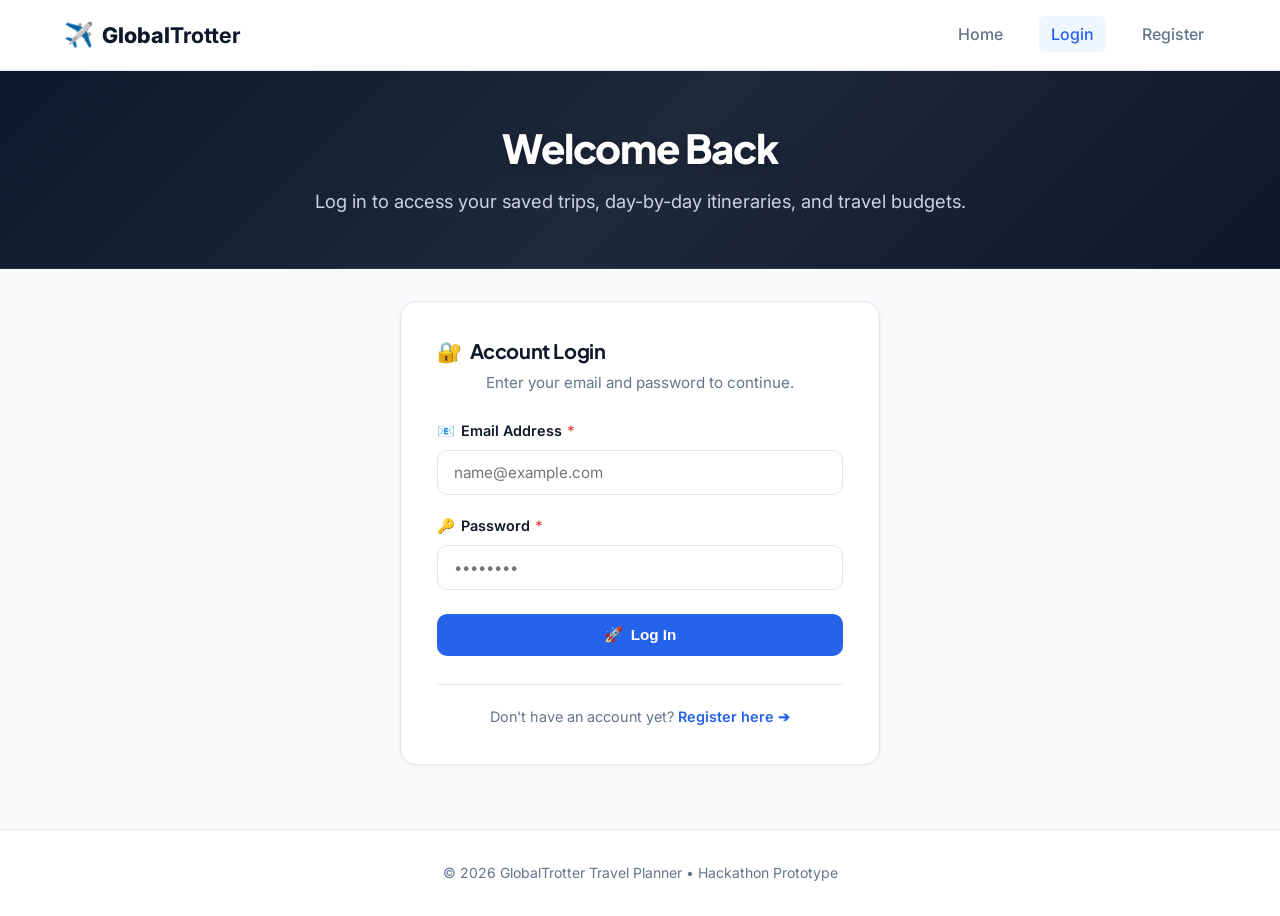
<file: frontend/create-trip.html>
<!DOCTYPE html>
<html lang="en">
<head>
  <meta charset="UTF-8">
  <meta name="viewport" content="width=device-width, initial-scale=1.0">
  <title>Create Trip - GlobalTrotter Travel Planner</title>
  <!-- Google Fonts -->
  <link rel="preconnect" href="https://fonts.googleapis.com">
  <link rel="preconnect" href="https://fonts.gstatic.com" crossorigin>
  <link href="https://fonts.googleapis.com/css2?family=Plus+Jakarta+Sans:wght@400;500;600;700;800&family=Inter:wght@400;500;600;700&display=swap" rel="stylesheet">
  <!-- Stylesheets -->
  <link rel="stylesheet" href="css/style.css">
  <link rel="stylesheet" href="css/responsive.css">
</head>
<body>

  <!-- Site Header & Navigation -->
  <header class="site-header">
    <div class="container navbar">
      <a href="index.html" class="brand-logo">
        <span class="brand-icon">✈️</span>
        <span>Global<strong>Trotter</strong></span>
      </a>

      <button class="nav-toggle" aria-label="Toggle navigation">☰</button>

      <ul class="nav-links">
        <li><a href="index.html" class="nav-link">Home</a></li>
        <li><a href="create-trip.html" class="nav-link active">Plan Trip</a></li>
        <li><a href="itinerary.html" class="nav-link">Itinerary</a></li>
        <li><a href="trips.html" class="nav-link">My Trips</a></li>
        <li><a href="budget.html" class="nav-link">Budget</a></li>
        <li><a href="map.html" class="nav-link">Map</a></li>
      </ul>
    </div>
  </header>

  <!-- Page Hero Header -->
  <section class="page-hero">
    <div class="container">
      <h1>Plan Your Next Adventure</h1>
      <p>Select your starting city and destination to explore curated intermediate stops and build your seamless itinerary.</p>
    </div>
  </section>

  <!-- Main Content -->
  <main class="main-content">
    <div class="container">
      <div class="planner-grid">
        
        <!-- Left Column: Route Planner & Smart Stop Suggestions -->
        <div class="planner-main">
          
          <!-- Route Selection Card -->
          <div class="card route-selector-card">
            <h2 class="section-title">
              <span>📍</span> Configure Your Journey
            </h2>
            <p class="section-subtitle">Set your route and trip schedule to get smart suggestions.</p>

            <form id="routeForm" onsubmit="return false;">
              
              <!-- Trip Title -->
              <div class="form-group">
                <label for="tripTitle" class="form-label">
                  <span>🏷️</span> Trip Title (Optional)
                </label>
                <input type="text" id="tripTitle" class="form-control" placeholder="e.g. Monsoon Roadtrip to Mumbai">
              </div>

              <!-- From / To Cities -->
              <div class="form-row">
                <div class="form-group">
                  <label for="fromCity" class="form-label">
                    <span>🛫</span> From City <span style="color: var(--danger);">*</span>
                  </label>
                  <select id="fromCity" class="form-control" required>
                    <option value="">-- Choose Origin --</option>
                    <option value="Ahmedabad">Ahmedabad</option>
                    <option value="Mumbai">Mumbai</option>
                    <option value="Delhi">Delhi</option>
                    <option value="Jaipur">Jaipur</option>
                    <option value="Bangalore">Bangalore</option>
                    <option value="Chennai">Chennai</option>
                    <option value="Goa">Goa</option>
                    <option value="Pune">Pune</option>
                  </select>
                </div>

                <div class="form-group">
                  <label for="toCity" class="form-label">
                    <span>🛬</span> To City <span style="color: var(--danger);">*</span>
                  </label>
                  <select id="toCity" class="form-control" required>
                    <option value="">-- Choose Destination --</option>
                    <option value="Ahmedabad">Ahmedabad</option>
                    <option value="Mumbai">Mumbai</option>
                    <option value="Delhi">Delhi</option>
                    <option value="Jaipur">Jaipur</option>
                    <option value="Bangalore">Bangalore</option>
                    <option value="Chennai">Chennai</option>
                    <option value="Goa">Goa</option>
                    <option value="Pune">Pune</option>
                  </select>
                </div>
              </div>

              <!-- Dates & Budget -->
              <div class="form-row">
                <div class="form-group">
                  <label for="startDate" class="form-label">
                    <span>📅</span> Start Date
                  </label>
                  <input type="date" id="startDate" class="form-control">
                </div>

                <div class="form-group">
                  <label for="endDate" class="form-label">
                    <span>📅</span> End Date
                  </label>
                  <input type="date" id="endDate" class="form-control">
                </div>

                <div class="form-group">
                  <label for="tripBudget" class="form-label">
                    <span>💰</span> Budget (₹)
                  </label>
                  <input type="number" id="tripBudget" class="form-control" placeholder="e.g. 20000" min="0">
                </div>
              </div>

              <!-- Action Button -->
              <div style="margin-top: 0.5rem;">
                <button type="button" id="findStopsBtn" class="btn btn-primary" style="width: 100%;">
                  <span>🔍</span> Find Smart Stops
                </button>
              </div>

            </form>

            <!-- Quick Route Presets -->
            <div class="quick-routes">
              <span class="quick-routes-label">Popular routes:</span>
              <div class="quick-routes-list">
                <button type="button" class="route-chip" data-from="Ahmedabad" data-to="Mumbai">Ahmedabad ➔ Mumbai</button>
                <button type="button" class="route-chip" data-from="Delhi" data-to="Jaipur">Delhi ➔ Jaipur</button>
                <button type="button" class="route-chip" data-from="Mumbai" data-to="Goa">Mumbai ➔ Goa</button>
                <button type="button" class="route-chip" data-from="Bangalore" data-to="Chennai">Bangalore ➔ Chennai</button>
              </div>
            </div>

            <!-- Alerts Container -->
            <div id="alertContainer" style="margin-top: 1rem;"></div>

          </div>

          <!-- Smart Stop Suggestions Section -->
          <section id="smartStopsSection" class="smart-stops-section">
            
            <div class="smart-stops-header">
              <div>
                <h2>
                  <span class="sparkle-icon">✨</span> Smart Stops For You
                </h2>
                <p class="section-subtitle" style="margin-bottom: 0;">Discover interesting intermediate places along your travel route.</p>
              </div>
              <span id="activeRouteBadge" class="route-indicator-badge">Configure Route</span>
            </div>

            <!-- Dynamic Suggestions Container (Cards / Loading / Empty) -->
            <div id="suggestionsContainer">
              <!-- Rendered via create-trip.js -->
            </div>

          </section>

        </div>

        <!-- Right Column: Live Route Timeline & Added Stops -->
        <aside class="planner-sidebar">
          <div class="card itinerary-summary-card">
            <h2 class="section-title">
              <span>🗺️</span> Your Route
            </h2>
            <p class="section-subtitle">Selected stops and destinations</p>

            <div id="timelineEmpty" class="timeline-empty">
              Select a route to begin building your trip timeline.
            </div>

            <ul class="timeline-list">
              <!-- Origin -->
              <li id="timelineOrigin" class="timeline-item" style="display: none;">
                <div class="timeline-dot origin"></div>
                <div class="timeline-content">
                  <div>
                    <div class="timeline-name">Origin</div>
                    <div class="timeline-type">Departure City</div>
                  </div>
                </div>
              </li>

              <!-- Intermediate Stops Container -->
              <div id="timelineStopsList"></div>

              <!-- Destination -->
              <li id="timelineDestination" class="timeline-item" style="display: none;">
                <div class="timeline-dot destination"></div>
                <div class="timeline-content">
                  <div>
                    <div class="timeline-name">Destination</div>
                    <div class="timeline-type">Final Destination</div>
                  </div>
                </div>
              </li>
            </ul>

            <div style="margin-top: 1.5rem; padding-top: 1rem; border-top: 1px solid var(--border-color); display: flex; flex-direction: column; gap: 0.75rem;">
              <button type="button" id="saveTripBtn" class="btn btn-primary" style="width: 100%;">
                <span>💾</span> Save Trip & View Itinerary
              </button>
            </div>

          </div>
        </aside>

      </div>
    </div>
  </main>

  <!-- Site Footer -->
  <footer class="site-footer">
    <div class="container">
      <p>&copy; 2026 GlobalTrotter Travel Planner • Hackathon Prototype</p>
    </div>
  </footer>

  <!-- Vanilla JavaScript Files -->
  <script src="js/api.js"></script>
  <script src="js/app.js"></script>
  <script src="js/create-trip.js"></script>
</body>
</html>
</file>
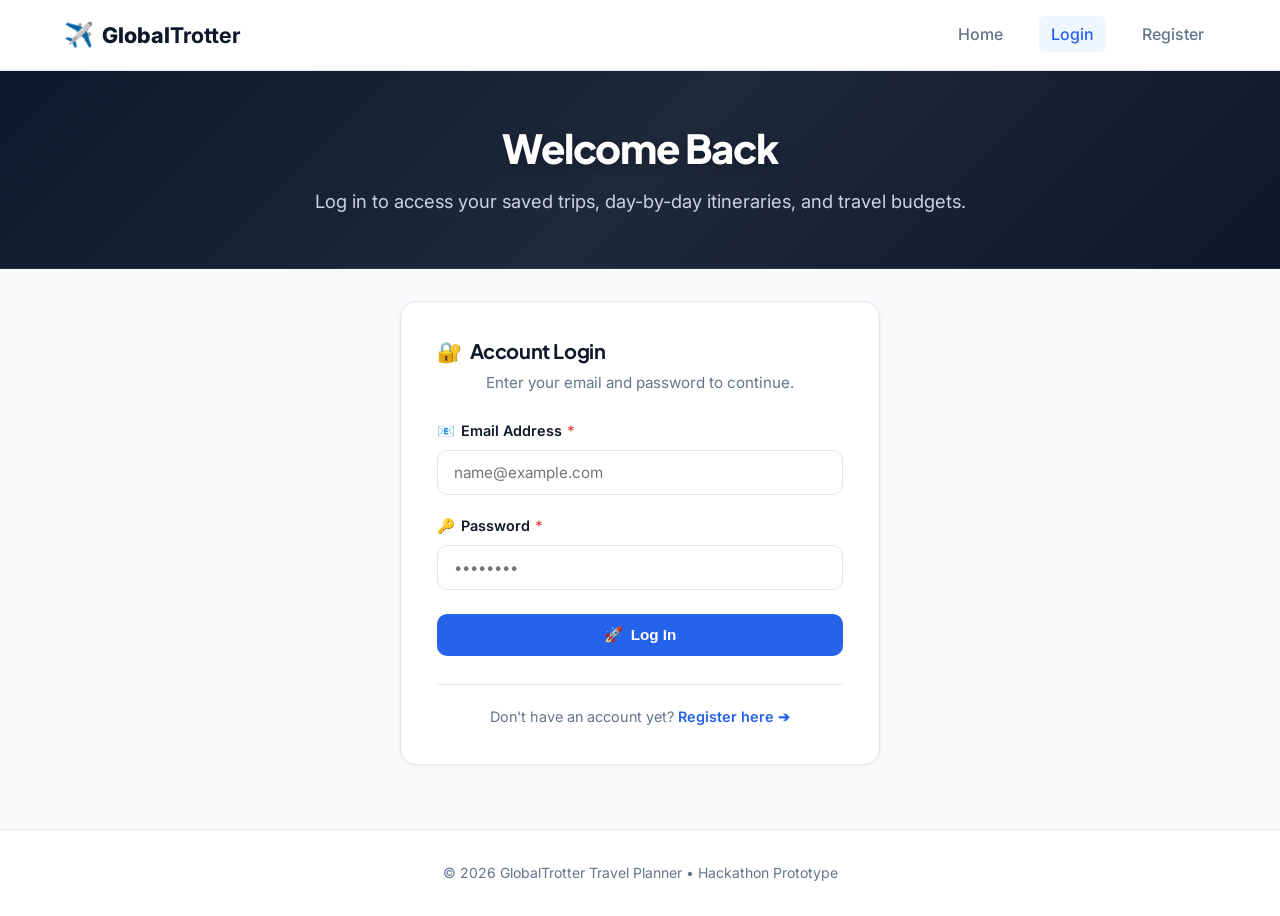
<file: frontend/login.html>
<!DOCTYPE html>
<html lang="en">
<head>
  <meta charset="UTF-8">
  <meta name="viewport" content="width=device-width, initial-scale=1.0">
  <title>Login - GlobalTrotter</title>
  <!-- Google Fonts -->
  <link rel="preconnect" href="https://fonts.googleapis.com">
  <link rel="preconnect" href="https://fonts.gstatic.com" crossorigin>
  <link href="https://fonts.googleapis.com/css2?family=Plus+Jakarta+Sans:wght@400;500;600;700;800&family=Inter:wght@400;500;600;700&display=swap" rel="stylesheet">
  <link rel="stylesheet" href="css/style.css">
  <link rel="stylesheet" href="css/responsive.css">
</head>
<body>

  <!-- Site Header -->
  <header class="site-header">
    <div class="container navbar">
      <a href="index.html" class="brand-logo">
        <span class="brand-icon">✈️</span>
        <span>Global<strong>Trotter</strong></span>
      </a>

      <button class="nav-toggle" aria-label="Toggle navigation">☰</button>

      <ul class="nav-links">
        <li><a href="index.html" class="nav-link">Home</a></li>
        <li><a href="login.html" class="nav-link active">Login</a></li>
        <li><a href="register.html" class="nav-link">Register</a></li>
      </ul>
    </div>
  </header>

  <!-- Page Hero -->
  <section class="page-hero">
    <div class="container">
      <h1>Welcome Back</h1>
      <p>Log in to access your saved trips, day-by-day itineraries, and travel budgets.</p>
    </div>
  </section>

  <!-- Main Content -->
  <main class="main-content">
    <div class="container">
      <div class="card" style="max-width: 480px; margin: 0 auto; padding: 2.25rem;">
        
        <h2 class="section-title" style="margin-bottom: 0.5rem; text-align: center;">
          <span>🔐</span> Account Login
        </h2>
        <p class="section-subtitle" style="text-align: center; margin-bottom: 1.5rem;">
          Enter your email and password to continue.
        </p>

        <div id="alertContainer"></div>

        <form id="loginForm">
          <div class="form-group">
            <label for="loginEmail" class="form-label">
              <span>📧</span> Email Address <span style="color: var(--danger);">*</span>
            </label>
            <input type="email" id="loginEmail" class="form-control" placeholder="name@example.com" required autocomplete="email">
          </div>

          <div class="form-group">
            <label for="loginPassword" class="form-label">
              <span>🔑</span> Password <span style="color: var(--danger);">*</span>
            </label>
            <input type="password" id="loginPassword" class="form-control" placeholder="••••••••" required autocomplete="current-password">
          </div>

          <div style="margin-top: 1.5rem;">
            <button type="submit" id="loginSubmitBtn" class="btn btn-primary" style="width: 100%;">
              <span>🚀</span> Log In
            </button>
          </div>
        </form>

        <div style="margin-top: 1.75rem; text-align: center; font-size: 0.9rem; color: var(--text-muted); border-top: 1px solid var(--border-color); padding-top: 1.25rem;">
          Don't have an account yet? <a href="register.html" style="font-weight: 600;">Register here ➔</a>
        </div>

      </div>
    </div>
  </main>

  <!-- Footer -->
  <footer class="site-footer">
    <div class="container">
      <p>&copy; 2026 GlobalTrotter Travel Planner • Hackathon Prototype</p>
    </div>
  </footer>

  <script src="js/api.js"></script>
  <script src="js/app.js"></script>
  <script>
    document.addEventListener('DOMContentLoaded', () => {
      // If already logged in, redirect to dashboard
      const currentUser = API.getCurrentUser();
      if (currentUser && currentUser.id) {
        window.location.href = 'trips.html';
        return;
      }

      const form = document.getElementById('loginForm');
      const emailInput = document.getElementById('loginEmail');
      const passwordInput = document.getElementById('loginPassword');
      const submitBtn = document.getElementById('loginSubmitBtn');
      const alertContainer = document.getElementById('alertContainer');

      form.addEventListener('submit', async (e) => {
        e.preventDefault();
        alertContainer.innerHTML = '';

        const email = emailInput.value.trim();
        const password = passwordInput.value;

        if (!email || !password) {
          showAlert('Please enter both your email address and password.', 'warning');
          return;
        }

        submitBtn.disabled = true;
        submitBtn.innerHTML = '<span>⏳</span> Logging in...';

        try {
          const res = await API.login({ email, password });
          showAlert('Login successful! Redirecting...', 'success');
          setTimeout(() => {
            window.location.href = 'trips.html';
          }, 800);
        } catch (err) {
          showAlert(err.message || 'Invalid email or password. Please try again.', 'danger');
          submitBtn.disabled = false;
          submitBtn.innerHTML = '<span>🚀</span> Log In';
        }
      });

      function showAlert(msg, type = 'danger') {
        alertContainer.innerHTML = `
          <div class="alert alert-${type}" style="margin-bottom: 1.25rem;">
            <span>${type === 'success' ? '✓' : '⚠️'}</span>
            <div>${escapeHtml(msg)}</div>
          </div>
        `;
      }

      function escapeHtml(str) {
        if (!str) return '';
        return String(str).replace(/[&<>"']/g, match => ({
          '&': '&amp;',
          '<': '&lt;',
          '>': '&gt;',
          '"': '&quot;',
          "'": '&#39;'
        }[match]));
      }
    });
  </script>
</body>
</html>
</file>
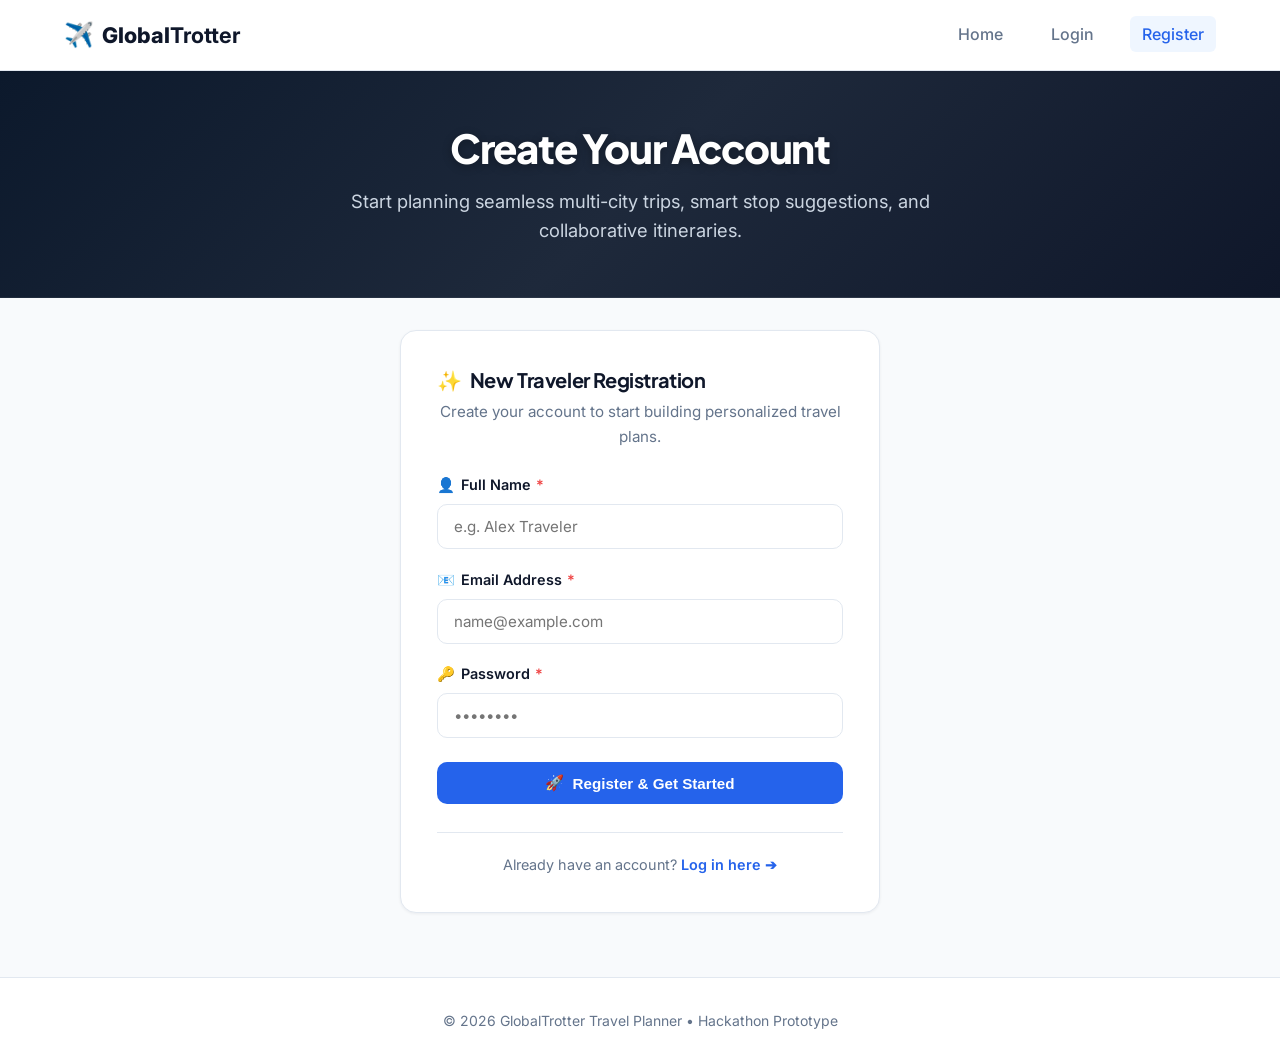
<file: frontend/register.html>
<!DOCTYPE html>
<html lang="en">
<head>
  <meta charset="UTF-8">
  <meta name="viewport" content="width=device-width, initial-scale=1.0">
  <title>Register - GlobalTrotter</title>
  <!-- Google Fonts -->
  <link rel="preconnect" href="https://fonts.googleapis.com">
  <link rel="preconnect" href="https://fonts.gstatic.com" crossorigin>
  <link href="https://fonts.googleapis.com/css2?family=Plus+Jakarta+Sans:wght@400;500;600;700;800&family=Inter:wght@400;500;600;700&display=swap" rel="stylesheet">
  <link rel="stylesheet" href="css/style.css">
  <link rel="stylesheet" href="css/responsive.css">
</head>
<body>

  <!-- Site Header -->
  <header class="site-header">
    <div class="container navbar">
      <a href="index.html" class="brand-logo">
        <span class="brand-icon">✈️</span>
        <span>Global<strong>Trotter</strong></span>
      </a>

      <button class="nav-toggle" aria-label="Toggle navigation">☰</button>

      <ul class="nav-links">
        <li><a href="index.html" class="nav-link">Home</a></li>
        <li><a href="login.html" class="nav-link">Login</a></li>
        <li><a href="register.html" class="nav-link active">Register</a></li>
      </ul>
    </div>
  </header>

  <!-- Page Hero -->
  <section class="page-hero">
    <div class="container">
      <h1>Create Your Account</h1>
      <p>Start planning seamless multi-city trips, smart stop suggestions, and collaborative itineraries.</p>
    </div>
  </section>

  <!-- Main Content -->
  <main class="main-content">
    <div class="container">
      <div class="card" style="max-width: 480px; margin: 0 auto; padding: 2.25rem;">
        
        <h2 class="section-title" style="margin-bottom: 0.5rem; text-align: center;">
          <span>✨</span> New Traveler Registration
        </h2>
        <p class="section-subtitle" style="text-align: center; margin-bottom: 1.5rem;">
          Create your account to start building personalized travel plans.
        </p>

        <div id="alertContainer"></div>

        <form id="registerForm">
          <div class="form-group">
            <label for="regName" class="form-label">
              <span>👤</span> Full Name <span style="color: var(--danger);">*</span>
            </label>
            <input type="text" id="regName" class="form-control" placeholder="e.g. Alex Traveler" required autocomplete="name">
          </div>

          <div class="form-group">
            <label for="regEmail" class="form-label">
              <span>📧</span> Email Address <span style="color: var(--danger);">*</span>
            </label>
            <input type="email" id="regEmail" class="form-control" placeholder="name@example.com" required autocomplete="email">
          </div>

          <div class="form-group">
            <label for="regPassword" class="form-label">
              <span>🔑</span> Password <span style="color: var(--danger);">*</span>
            </label>
            <input type="password" id="regPassword" class="form-control" placeholder="••••••••" required autocomplete="new-password" minlength="4">
          </div>

          <div style="margin-top: 1.5rem;">
            <button type="submit" id="regSubmitBtn" class="btn btn-primary" style="width: 100%;">
              <span>🚀</span> Register & Get Started
            </button>
          </div>
        </form>

        <div style="margin-top: 1.75rem; text-align: center; font-size: 0.9rem; color: var(--text-muted); border-top: 1px solid var(--border-color); padding-top: 1.25rem;">
          Already have an account? <a href="login.html" style="font-weight: 600;">Log in here ➔</a>
        </div>

      </div>
    </div>
  </main>

  <!-- Footer -->
  <footer class="site-footer">
    <div class="container">
      <p>&copy; 2026 GlobalTrotter Travel Planner • Hackathon Prototype</p>
    </div>
  </footer>

  <script src="js/api.js"></script>
  <script src="js/app.js"></script>
  <script>
    document.addEventListener('DOMContentLoaded', () => {
      // If already logged in, redirect to dashboard
      const currentUser = API.getCurrentUser();
      if (currentUser && currentUser.id) {
        window.location.href = 'trips.html';
        return;
      }

      const form = document.getElementById('registerForm');
      const nameInput = document.getElementById('regName');
      const emailInput = document.getElementById('regEmail');
      const passwordInput = document.getElementById('regPassword');
      const submitBtn = document.getElementById('regSubmitBtn');
      const alertContainer = document.getElementById('alertContainer');

      form.addEventListener('submit', async (e) => {
        e.preventDefault();
        alertContainer.innerHTML = '';

        const name = nameInput.value.trim();
        const email = emailInput.value.trim();
        const password = passwordInput.value;

        if (!name || !email || !password) {
          showAlert('Please fill in all required fields.', 'warning');
          return;
        }

        submitBtn.disabled = true;
        submitBtn.innerHTML = '<span>⏳</span> Creating Account...';

        try {
          const res = await API.register({ name, email, password });
          showAlert('Account registered successfully! Redirecting...', 'success');
          setTimeout(() => {
            window.location.href = 'trips.html';
          }, 800);
        } catch (err) {
          showAlert(err.message || 'Registration failed. Please try again.', 'danger');
          submitBtn.disabled = false;
          submitBtn.innerHTML = '<span>🚀</span> Register & Get Started';
        }
      });

      function showAlert(msg, type = 'danger') {
        alertContainer.innerHTML = `
          <div class="alert alert-${type}" style="margin-bottom: 1.25rem;">
            <span>${type === 'success' ? '✓' : '⚠️'}</span>
            <div>${escapeHtml(msg)}</div>
          </div>
        `;
      }

      function escapeHtml(str) {
        if (!str) return '';
        return String(str).replace(/[&<>"']/g, match => ({
          '&': '&amp;',
          '<': '&lt;',
          '>': '&gt;',
          '"': '&quot;',
          "'": '&#39;'
        }[match]));
      }
    });
  </script>
</body>
</html>
</file>
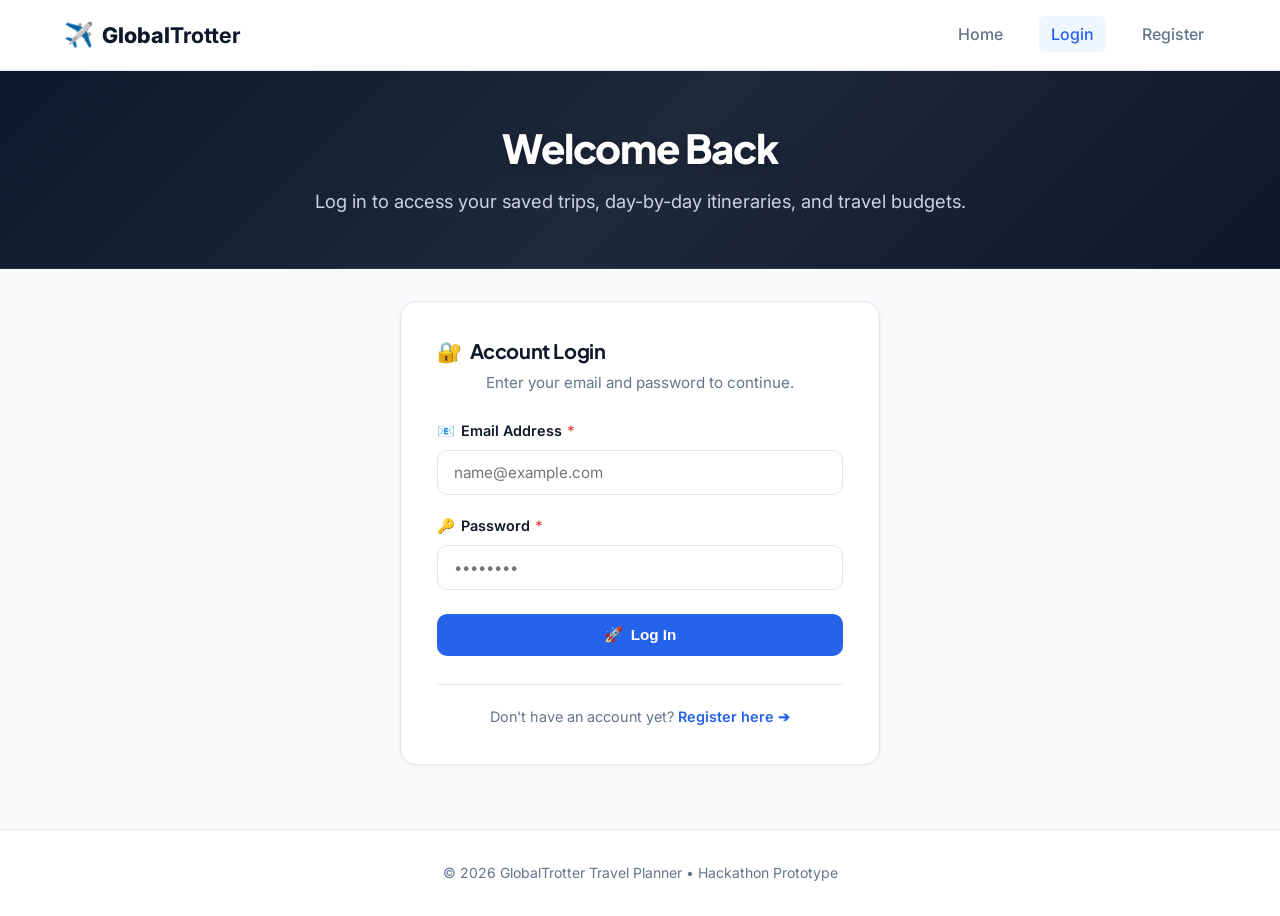
<file: frontend/trips.html>
<!DOCTYPE html>
<html lang="en">
<head>
  <meta charset="UTF-8">
  <meta name="viewport" content="width=device-width, initial-scale=1.0">
  <title>My Trips - GlobalTrotter</title>
  <!-- Google Fonts -->
  <link rel="preconnect" href="https://fonts.googleapis.com">
  <link rel="preconnect" href="https://fonts.gstatic.com" crossorigin>
  <link href="https://fonts.googleapis.com/css2?family=Plus+Jakarta+Sans:wght@400;500;600;700;800&family=Inter:wght@400;500;600;700&display=swap" rel="stylesheet">
  <link rel="stylesheet" href="css/style.css">
  <link rel="stylesheet" href="css/responsive.css">
</head>
<body>

  <!-- Site Header -->
  <header class="site-header">
    <div class="container navbar">
      <a href="index.html" class="brand-logo">
        <span class="brand-icon">✈️</span>
        <span>Global<strong>Trotter</strong></span>
      </a>

      <button class="nav-toggle" aria-label="Toggle navigation">☰</button>

      <ul class="nav-links">
        <li><a href="index.html" class="nav-link">Home</a></li>
        <li><a href="create-trip.html" class="nav-link">Plan Trip</a></li>
        <li><a href="itinerary.html" class="nav-link">Itinerary</a></li>
        <li><a href="trips.html" class="nav-link active">My Trips</a></li>
        <li><a href="budget.html" class="nav-link">Budget</a></li>
        <li><a href="map.html" class="nav-link">Map</a></li>
      </ul>
    </div>
  </header>

  <section class="page-hero">
    <div class="container">
      <h1>Your Saved Trips</h1>
      <p>Manage and revisit your multi-city journeys and itineraries.</p>
    </div>
  </section>

  <main class="main-content">
    <div class="container">
      <div id="tripsContainer">
        <!-- Rendered dynamically via js/trips.js -->
      </div>
    </div>
  </main>

  <footer class="site-footer">
    <div class="container">
      <p>&copy; 2026 GlobalTrotter Travel Planner • Hackathon Prototype</p>
    </div>
  </footer>

  <script src="js/api.js"></script>
  <script src="js/app.js"></script>
  <script src="js/trips.js"></script>
</body>
</html>
</file>
<file: frontend/css/style.css>
/* ==========================================================================
   GlobalTrotter Travel Planner - Main Stylesheet
   ========================================================================== */

@import url('https://fonts.googleapis.com/css2?family=Plus+Jakarta+Sans:wght@400;500;600;700;800&family=Inter:wght@400;500;600;700&display=swap');

:root {
  --primary: #2563eb;
  --primary-hover: #1d4ed8;
  --primary-light: #eff6ff;
  --primary-focus: rgba(37, 99, 235, 0.2);
  --primary-gradient: linear-gradient(135deg, #2563eb 0%, #1d4ed8 100%);
  
  --accent: #f97316;
  --accent-hover: #ea580c;
  --accent-light: #fff7ed;
  --accent-gradient: linear-gradient(135deg, #f97316 0%, #ea580c 100%);
  
  --success: #10b981;
  --success-hover: #059669;
  --success-light: #ecfdf5;
  --danger: #ef4444;
  --danger-light: #fef2f2;
  --warning: #d97706;
  --warning-light: #fffbeb;
  
  --bg-body: #f8fafc;
  --bg-surface: #ffffff;
  --bg-surface-alt: #f1f5f9;
  
  --text-main: #0f172a;
  --text-muted: #64748b;
  --text-light: #94a3b8;
  --text-inverse: #ffffff;
  
  --border-color: #e2e8f0;
  --border-focus: #93c5fd;
  
  --radius-sm: 6px;
  --radius-md: 10px;
  --radius-lg: 16px;
  --radius-full: 9999px;
  
  --shadow-sm: 0 1px 3px 0 rgba(15, 23, 42, 0.06);
  --shadow-md: 0 4px 6px -1px rgba(15, 23, 42, 0.08), 0 2px 4px -2px rgba(15, 23, 42, 0.04);
  --shadow-lg: 0 10px 15px -3px rgba(15, 23, 42, 0.08), 0 4px 6px -4px rgba(15, 23, 42, 0.03);
  --shadow-hover: 0 16px 24px -4px rgba(37, 99, 235, 0.12), 0 6px 12px -4px rgba(15, 23, 42, 0.06);
  
  --font-heading: 'Plus Jakarta Sans', -apple-system, BlinkMacSystemFont, "Segoe UI", Roboto, sans-serif;
  --font-body: 'Inter', -apple-system, BlinkMacSystemFont, "Segoe UI", Roboto, sans-serif;
  
  --transition: all 0.25s cubic-bezier(0.4, 0, 0.2, 1);
}

/* Reset & Base Setup */
*, *::before, *::after {
  box-sizing: border-box;
  margin: 0;
  padding: 0;
}

body {
  font-family: var(--font-body);
  background-color: var(--bg-body);
  color: var(--text-main);
  line-height: 1.6;
  min-height: 100vh;
  display: flex;
  flex-direction: column;
  -webkit-font-smoothing: antialiased;
  -moz-osx-font-smoothing: grayscale;
}

/* Typography */
h1, h2, h3, h4, h5, h6 {
  font-family: var(--font-heading);
  color: var(--text-main);
  font-weight: 700;
  line-height: 1.25;
  letter-spacing: -0.02em;
}

a {
  color: var(--primary);
  text-decoration: none;
  transition: var(--transition);
}

a:hover {
  color: var(--primary-hover);
}

/* Container */
.container {
  width: 100%;
  max-width: 1200px;
  margin: 0 auto;
  padding: 0 1.5rem;
}

/* Header & Navbar */
.site-header {
  background: var(--bg-surface);
  border-bottom: 1px solid var(--border-color);
  position: sticky;
  top: 0;
  z-index: 50;
  box-shadow: var(--shadow-sm);
}

.navbar {
  display: flex;
  justify-content: space-between;
  align-items: center;
  height: 70px;
}

.brand-logo {
  display: flex;
  align-items: center;
  gap: 0.5rem;
  font-size: 1.35rem;
  font-weight: 800;
  color: var(--primary);
}

.brand-logo span {
  color: var(--text-main);
}

.brand-icon {
  font-size: 1.5rem;
}

.nav-links {
  display: flex;
  align-items: center;
  gap: 1.5rem;
  list-style: none;
}

.nav-link {
  font-weight: 500;
  color: var(--text-muted);
  padding: 0.5rem 0.75rem;
  border-radius: var(--radius-sm);
}

.nav-link:hover, .nav-link.active {
  color: var(--primary);
  background: var(--primary-light);
}

.nav-toggle {
  display: none;
  background: none;
  border: none;
  font-size: 1.5rem;
  cursor: pointer;
  color: var(--text-main);
}

/* Page Header / Hero */
.page-hero {
  background: linear-gradient(135deg, #0c192c 0%, #1e293b 50%, #0f172a 100%);
  color: var(--text-inverse);
  padding: 3.25rem 0;
  text-align: center;
  margin-bottom: 2rem;
  position: relative;
  border-bottom: 1px solid rgba(255, 255, 255, 0.08);
}

.home-hero {
  background: linear-gradient(180deg, rgba(12, 25, 44, 0.72) 0%, rgba(15, 23, 42, 0.88) 100%),
              url('https://images.unsplash.com/photo-1488646953014-85cb44e25828?auto=format&fit=crop&w=1920&q=80') center/cover no-repeat;
  color: var(--text-inverse);
  padding: 5.5rem 0 4.75rem;
  text-align: center;
  position: relative;
  box-shadow: inset 0 -20px 30px -10px rgba(0, 0, 0, 0.5);
  margin-bottom: 2.5rem;
}

.hero-badge {
  display: inline-flex;
  align-items: center;
  gap: 0.5rem;
  background: rgba(255, 255, 255, 0.12);
  backdrop-filter: blur(10px);
  border: 1px solid rgba(255, 255, 255, 0.25);
  color: #f1f5f9;
  padding: 0.4rem 1.1rem;
  border-radius: var(--radius-full);
  font-size: 0.875rem;
  font-weight: 600;
  margin-bottom: 1.25rem;
  box-shadow: 0 4px 12px rgba(0, 0, 0, 0.15);
}

.page-hero h1 {
  color: var(--text-inverse);
  font-size: 2.5rem;
  margin-bottom: 0.85rem;
  font-weight: 800;
  letter-spacing: -0.03em;
  text-shadow: 0 2px 10px rgba(0, 0, 0, 0.3);
}

.home-hero h1 {
  color: #38BDF8;
  font-size: 3rem;
  max-width: 850px;
  margin: 0 auto 1.15rem;
}

.page-hero p {
  color: #cbd5e1;
  font-size: 1.15rem;
  max-width: 680px;
  margin: 0 auto;
  line-height: 1.6;
}

/* Read-Only Banner for Viewers */
.read-only-banner {
  background: var(--primary-light);
  border: 1px solid #bfdbfe;
  color: #1e40af;
  padding: 0.75rem 1.25rem;
  border-radius: var(--radius-md);
  margin-bottom: 1.5rem;
  display: flex;
  align-items: center;
  gap: 0.5rem;
  font-size: 0.9rem;
  font-weight: 600;
}

/* Main Content Layout */
.main-content {
  flex: 1;
  padding-bottom: 4rem;
}

.planner-grid {
  display: grid;
  grid-template-columns: 1fr 340px;
  gap: 2rem;
  align-items: start;
}

/* Card Wrapper */
.card {
  background: var(--bg-surface);
  border: 1px solid var(--border-color);
  border-radius: var(--radius-lg);
  padding: 1.75rem;
  box-shadow: var(--shadow-sm);
  transition: var(--transition);
}

.card:hover {
  box-shadow: var(--shadow-md);
  border-color: #cbd5e1;
}

/* Destination Photo Cards Grid */
.destinations-grid {
  display: grid;
  grid-template-columns: repeat(auto-fit, minmax(300px, 1fr));
  gap: 1.5rem;
  margin-bottom: 3rem;
}

.destination-card {
  background: var(--bg-surface);
  border: 1px solid var(--border-color);
  border-radius: var(--radius-lg);
  overflow: hidden;
  box-shadow: var(--shadow-sm);
  transition: var(--transition);
  display: flex;
  flex-direction: column;
}

.destination-card:hover {
  transform: translateY(-5px);
  box-shadow: var(--shadow-hover);
  border-color: #cbd5e1;
}

.destination-photo-wrapper {
  position: relative;
  width: 100%;
  height: 190px;
  overflow: hidden;
  background: var(--bg-surface-alt);
}

.destination-photo {
  width: 100%;
  height: 100%;
  object-fit: cover;
  display: block;
  transition: transform 0.5s cubic-bezier(0.4, 0, 0.2, 1);
}

.destination-card:hover .destination-photo {
  transform: scale(1.07);
}

.dest-badge {
  position: absolute;
  top: 12px;
  right: 12px;
  background: rgba(15, 23, 42, 0.8);
  backdrop-filter: blur(8px);
  color: #ffffff;
  font-size: 0.75rem;
  font-weight: 700;
  padding: 0.3rem 0.75rem;
  border-radius: var(--radius-full);
  border: 1px solid rgba(255, 255, 255, 0.2);
  letter-spacing: 0.02em;
}

.dest-info {
  padding: 1.35rem;
  display: flex;
  flex-direction: column;
  flex: 1;
  justify-content: space-between;
  gap: 0.75rem;
}

.dest-title-row {
  display: flex;
  justify-content: space-between;
  align-items: baseline;
}

.dest-title {
  font-size: 1.25rem;
  font-weight: 700;
  color: var(--text-main);
}

.dest-tagline {
  color: var(--text-muted);
  font-size: 0.875rem;
  line-height: 1.45;
}

.dest-attractions {
  display: flex;
  flex-wrap: wrap;
  gap: 0.35rem;
}

.dest-pill {
  background: var(--bg-surface-alt);
  border: 1px solid var(--border-color);
  color: var(--text-muted);
  font-size: 0.75rem;
  font-weight: 500;
  padding: 0.2rem 0.5rem;
  border-radius: var(--radius-sm);
}

/* Trip Card Banner Image */
.trip-card-banner {
  width: 100%;
  height: 135px;
  object-fit: cover;
  display: block;
}

.trip-card-img-wrapper {
  position: relative;
  margin: -1.25rem -1.25rem 1rem -1.25rem;
  overflow: hidden;
  border-top-left-radius: calc(var(--radius-md) - 1px);
  border-top-right-radius: calc(var(--radius-md) - 1px);
  background: var(--bg-surface-alt);
}

.trip-card-img-wrapper .trip-card-banner {
  transition: transform 0.4s ease;
}

.trip-card:hover .trip-card-img-wrapper .trip-card-banner {
  transform: scale(1.06);
}

.trip-card-badge {
  position: absolute;
  bottom: 8px;
  left: 8px;
  background: rgba(15, 23, 42, 0.82);
  backdrop-filter: blur(6px);
  color: #ffffff;
  font-size: 0.75rem;
  font-weight: 600;
  padding: 0.2rem 0.6rem;
  border-radius: var(--radius-full);
}

/* Section Titles */
.section-title {
  font-size: 1.25rem;
  margin-bottom: 0.5rem;
  display: flex;
  align-items: center;
  gap: 0.5rem;
}

.section-subtitle {
  color: var(--text-muted);
  font-size: 0.95rem;
  margin-bottom: 1.5rem;
}

/* Form Controls */
.form-group {
  display: flex;
  flex-direction: column;
  gap: 0.5rem;
  margin-bottom: 1.15rem;
}

.form-row {
  display: grid;
  grid-template-columns: repeat(auto-fit, minmax(200px, 1fr));
  gap: 1rem;
}

.form-label {
  font-weight: 600;
  font-size: 0.9rem;
  color: var(--text-main);
  display: flex;
  align-items: center;
  gap: 0.35rem;
}

.form-control {
  width: 100%;
  padding: 0.75rem 1rem;
  font-size: 0.95rem;
  border: 1px solid var(--border-color);
  border-radius: var(--radius-md);
  background-color: var(--bg-surface);
  color: var(--text-main);
  outline: none;
  transition: var(--transition);
  font-family: inherit;
}

textarea.form-control {
  resize: vertical;
  min-height: 80px;
}

.form-control:focus {
  border-color: var(--border-focus);
  box-shadow: 0 0 0 3px var(--primary-focus);
}

/* Route Form */
.route-selector-card {
  margin-bottom: 2rem;
}

.route-form {
  display: grid;
  grid-template-columns: 1fr 1fr auto;
  gap: 1rem;
  align-items: flex-end;
}

/* Quick Route Chips */
.quick-routes {
  margin-top: 1.25rem;
  display: flex;
  flex-wrap: wrap;
  align-items: center;
  gap: 0.5rem;
}

.quick-routes-label {
  font-size: 0.85rem;
  font-weight: 600;
  color: var(--text-muted);
}

.route-chip {
  background: var(--bg-surface-alt);
  border: 1px solid var(--border-color);
  color: var(--text-main);
  padding: 0.35rem 0.75rem;
  font-size: 0.825rem;
  border-radius: var(--radius-full);
  cursor: pointer;
  transition: var(--transition);
}

.route-chip:hover {
  background: var(--primary-light);
  color: var(--primary);
  border-color: var(--primary);
}

/* Buttons */
.btn {
  display: inline-flex;
  align-items: center;
  justify-content: center;
  gap: 0.5rem;
  padding: 0.75rem 1.25rem;
  font-size: 0.95rem;
  font-weight: 600;
  border-radius: var(--radius-md);
  border: none;
  cursor: pointer;
  transition: var(--transition);
  text-align: center;
  white-space: nowrap;
}

.btn-primary {
  background-color: var(--primary);
  color: var(--text-inverse);
}

.btn-primary:hover {
  background-color: var(--primary-hover);
  color: var(--text-inverse);
  box-shadow: var(--shadow-md);
}

.btn-outline {
  background-color: transparent;
  border: 1px solid var(--border-color);
  color: var(--text-main);
}

.btn-outline:hover {
  background-color: var(--bg-surface-alt);
  border-color: var(--text-muted);
}

.btn-danger-outline {
  background-color: transparent;
  border: 1px solid #fecaca;
  color: var(--danger);
}

.btn-danger-outline:hover {
  background-color: var(--danger-light);
  border-color: var(--danger);
}

.btn-sm {
  padding: 0.45rem 0.85rem;
  font-size: 0.85rem;
  border-radius: var(--radius-sm);
}

.btn-add {
  background-color: var(--primary-light);
  color: var(--primary);
  border: 1px solid rgba(37, 99, 235, 0.2);
  width: 100%;
}

.btn-add:hover {
  background-color: var(--primary);
  color: var(--text-inverse);
}

.btn-add.is-added {
  background-color: var(--success-light);
  color: var(--success);
  border-color: rgba(16, 185, 129, 0.3);
}

.btn-add.is-added:hover {
  background-color: var(--success);
  color: var(--text-inverse);
}

/* Smart Stops Section */
.smart-stops-section {
  margin-top: 1.5rem;
}

.smart-stops-header {
  display: flex;
  justify-content: space-between;
  align-items: center;
  margin-bottom: 1.25rem;
}

.smart-stops-header h2 {
  font-size: 1.35rem;
  display: flex;
  align-items: center;
  gap: 0.5rem;
}

.sparkle-icon {
  color: var(--accent);
}

.route-indicator-badge {
  background: var(--primary-light);
  color: var(--primary);
  font-size: 0.85rem;
  font-weight: 600;
  padding: 0.25rem 0.75rem;
  border-radius: var(--radius-full);
}

/* Suggestion Cards Grid */
.suggestions-grid {
  display: grid;
  grid-template-columns: repeat(auto-fill, minmax(280px, 1fr));
  gap: 1.25rem;
}

/* Stop Suggestion Card */
.stop-card {
  background: var(--bg-surface);
  border: 1px solid var(--border-color);
  border-radius: var(--radius-lg);
  padding: 1.35rem;
  display: flex;
  flex-direction: column;
  justify-content: space-between;
  box-shadow: var(--shadow-sm);
  transition: var(--transition);
  position: relative;
  overflow: hidden;
}

.stop-card::before {
  content: "";
  position: absolute;
  top: 0;
  left: 0;
  right: 0;
  height: 4px;
  background: transparent;
  transition: var(--transition);
}

.stop-card:hover {
  transform: translateY(-3px);
  box-shadow: var(--shadow-hover);
  border-color: #cbd5e1;
}

.stop-card:hover::before {
  background: var(--primary);
}

.stop-card.is-selected {
  border-color: var(--success);
  background: linear-gradient(180deg, #ffffff 0%, #f0fdf4 100%);
  box-shadow: 0 4px 12px rgba(16, 185, 129, 0.12);
}

.stop-card.is-selected::before {
  background: var(--success);
}

.stop-header {
  display: flex;
  justify-content: space-between;
  align-items: flex-start;
  margin-bottom: 0.5rem;
}

.stop-title {
  font-size: 1.15rem;
  font-weight: 700;
  color: var(--text-main);
  display: flex;
  align-items: center;
  gap: 0.35rem;
}

.stop-tag {
  display: inline-block;
  background: var(--accent-light);
  color: #b45309;
  font-size: 0.75rem;
  font-weight: 700;
  padding: 0.25rem 0.5rem;
  border-radius: var(--radius-sm);
  margin-bottom: 0.75rem;
  letter-spacing: 0.02em;
}

.stop-duration {
  display: flex;
  align-items: center;
  gap: 0.35rem;
  font-size: 0.85rem;
  color: var(--text-muted);
  margin-bottom: 0.75rem;
  font-weight: 500;
}

.stop-desc {
  font-size: 0.875rem;
  color: var(--text-muted);
  margin-bottom: 1.25rem;
  line-height: 1.45;
}

.stop-footer {
  margin-top: auto;
}

/* UI State Containers */
.state-box {
  background: var(--bg-surface);
  border: 1px dashed var(--border-color);
  border-radius: var(--radius-lg);
  padding: 3rem 2rem;
  text-align: center;
  color: var(--text-muted);
}

.state-icon {
  font-size: 2.5rem;
  margin-bottom: 0.75rem;
  display: block;
}

.state-title {
  font-size: 1.1rem;
  font-weight: 600;
  color: var(--text-main);
  margin-bottom: 0.35rem;
}

.state-desc {
  font-size: 0.9rem;
  max-width: 440px;
  margin: 0 auto 1.25rem;
}

/* Loading State Spinner */
.spinner {
  width: 38px;
  height: 38px;
  border: 3px solid var(--primary-light);
  border-top-color: var(--primary);
  border-radius: 50%;
  animation: spin 0.8s linear infinite;
  margin: 0 auto 1rem;
}

@keyframes spin {
  to { transform: rotate(360deg); }
}

/* Alert Box */
.alert {
  padding: 0.85rem 1.25rem;
  border-radius: var(--radius-md);
  font-size: 0.9rem;
  margin-bottom: 1rem;
  display: flex;
  align-items: center;
  gap: 0.5rem;
}

.alert-warning {
  background: var(--accent-light);
  color: #92400e;
  border: 1px solid #fde68a;
}

.alert-danger {
  background: var(--danger-light);
  color: #991b1b;
  border: 1px solid #fecaca;
}

.alert-success {
  background: var(--success-light);
  color: #065f46;
  border: 1px solid #a7f3d0;
}

/* ==========================================================================
   PHASE 3: TRIP DETAILS & ITINERARY STYLES
   ========================================================================== */

.trip-details-header {
  background: var(--bg-surface);
  border: 1px solid var(--border-color);
  border-radius: var(--radius-lg);
  padding: 1.75rem;
  margin-bottom: 2rem;
  box-shadow: var(--shadow-sm);
}

.trip-details-top {
  display: flex;
  justify-content: space-between;
  align-items: flex-start;
  margin-bottom: 1.25rem;
  flex-wrap: wrap;
  gap: 1rem;
}

.trip-details-title-box h1 {
  font-size: 1.75rem;
  color: var(--text-main);
  margin-bottom: 0.35rem;
}

.trip-destination-pill {
  display: inline-flex;
  align-items: center;
  gap: 0.35rem;
  color: var(--primary);
  font-weight: 600;
  font-size: 0.95rem;
}

.trip-stats-grid {
  display: grid;
  grid-template-columns: repeat(auto-fit, minmax(180px, 1fr));
  gap: 1rem;
  padding-top: 1.25rem;
  border-top: 1px solid var(--border-color);
}

.stat-card {
  background: var(--bg-surface-alt);
  padding: 0.85rem 1rem;
  border-radius: var(--radius-md);
  display: flex;
  flex-direction: column;
}

.stat-label {
  font-size: 0.8rem;
  color: var(--text-muted);
  text-transform: uppercase;
  letter-spacing: 0.05em;
  font-weight: 600;
  margin-bottom: 0.25rem;
}

.stat-value {
  font-size: 1.1rem;
  font-weight: 700;
  color: var(--text-main);
}

/* Itinerary Section & Activity Cards */
.itinerary-section {
  margin-top: 2rem;
}

.itinerary-section-header {
  display: flex;
  justify-content: space-between;
  align-items: center;
  margin-bottom: 1.5rem;
  flex-wrap: wrap;
  gap: 1rem;
}

.day-group {
  margin-bottom: 2rem;
}

.day-header {
  display: flex;
  align-items: center;
  gap: 0.75rem;
  margin-bottom: 1rem;
  padding-bottom: 0.5rem;
  border-bottom: 2px solid var(--border-color);
}

.day-badge {
  background: var(--primary);
  color: var(--text-inverse);
  font-size: 0.85rem;
  font-weight: 700;
  padding: 0.25rem 0.75rem;
  border-radius: var(--radius-full);
}

.day-title {
  font-size: 1.15rem;
  font-weight: 700;
  color: var(--text-main);
}

.activities-list {
  display: flex;
  flex-direction: column;
  gap: 1rem;
}

.activity-card {
  background: var(--bg-surface);
  border: 1px solid var(--border-color);
  border-radius: var(--radius-md);
  padding: 1.25rem 1.5rem;
  display: flex;
  justify-content: space-between;
  align-items: flex-start;
  box-shadow: var(--shadow-sm);
  transition: var(--transition);
  position: relative;
  gap: 1rem;
  cursor: pointer;
}

.activity-card:hover {
  border-color: #cbd5e1;
  box-shadow: var(--shadow-md);
}

.activity-card.is-active-marker {
  border-color: var(--primary);
  background: var(--primary-light);
  box-shadow: 0 0 0 3px var(--primary-focus);
}

.activity-main {
  flex: 1;
}

.activity-time {
  display: inline-flex;
  align-items: center;
  gap: 0.35rem;
  background: var(--primary-light);
  color: var(--primary);
  font-size: 0.825rem;
  font-weight: 700;
  padding: 0.2rem 0.6rem;
  border-radius: var(--radius-sm);
  margin-bottom: 0.5rem;
}

.activity-name {
  font-size: 1.15rem;
  font-weight: 700;
  color: var(--text-main);
  margin-bottom: 0.25rem;
}

.activity-location {
  display: flex;
  align-items: center;
  gap: 0.35rem;
  font-size: 0.875rem;
  color: var(--text-muted);
  margin-bottom: 0.5rem;
}

.activity-notes {
  font-size: 0.9rem;
  color: #475569;
  background: var(--bg-surface-alt);
  padding: 0.6rem 0.85rem;
  border-radius: var(--radius-sm);
  border-left: 3px solid var(--border-color);
  margin-top: 0.5rem;
}

.activity-actions {
  display: flex;
  align-items: center;
  gap: 0.5rem;
}

.btn-icon {
  background: none;
  border: 1px solid var(--border-color);
  color: var(--text-muted);
  padding: 0.45rem 0.75rem;
  border-radius: var(--radius-sm);
  cursor: pointer;
  font-size: 0.85rem;
  font-weight: 600;
  display: inline-flex;
  align-items: center;
  gap: 0.35rem;
  transition: var(--transition);
}

.btn-icon:hover {
  background: var(--bg-surface-alt);
  color: var(--text-main);
}

.btn-icon-danger:hover {
  background: var(--danger-light);
  color: var(--danger);
  border-color: #fca5a5;
}

/* ==========================================================================
   PHASE 4: BUDGET & EXPENSE MANAGEMENT STYLES
   ========================================================================== */

.budget-section {
  margin-top: 2.5rem;
}

.budget-summary-card {
  background: var(--bg-surface);
  border: 1px solid var(--border-color);
  border-radius: var(--radius-lg);
  padding: 1.75rem;
  box-shadow: var(--shadow-sm);
  margin-bottom: 2rem;
}

.budget-grid-metrics {
  display: grid;
  grid-template-columns: repeat(auto-fit, minmax(180px, 1fr));
  gap: 1.25rem;
  margin-bottom: 1.5rem;
}

.budget-metric-box {
  background: var(--bg-surface-alt);
  padding: 1rem 1.25rem;
  border-radius: var(--radius-md);
  border: 1px solid var(--border-color);
}

.budget-metric-box.metric-primary {
  border-left: 4px solid var(--primary);
}

.budget-metric-box.metric-spent {
  border-left: 4px solid var(--accent);
}

.budget-metric-box.metric-remaining {
  border-left: 4px solid var(--success);
}

.budget-metric-box.metric-exceeded {
  border-left: 4px solid var(--danger);
  background: var(--danger-light);
}

.budget-metric-title {
  font-size: 0.8rem;
  color: var(--text-muted);
  text-transform: uppercase;
  font-weight: 700;
  letter-spacing: 0.05em;
  margin-bottom: 0.35rem;
}

.budget-metric-value {
  font-size: 1.45rem;
  font-weight: 800;
  color: var(--text-main);
}

/* Visual Progress Bar */
.budget-progress-section {
  margin-top: 1rem;
  padding-top: 1.25rem;
  border-top: 1px solid var(--border-color);
}

.progress-header {
  display: flex;
  justify-content: space-between;
  align-items: center;
  margin-bottom: 0.5rem;
  font-size: 0.9rem;
  font-weight: 600;
}

.progress-bar-container {
  width: 100%;
  height: 12px;
  background-color: var(--bg-surface-alt);
  border-radius: var(--radius-full);
  overflow: hidden;
  position: relative;
}

.progress-bar-fill {
  height: 100%;
  background-color: var(--primary);
  border-radius: var(--radius-full);
  transition: width 0.4s ease, background-color 0.3s ease;
}

.progress-bar-fill.warning {
  background-color: var(--warning);
}

.progress-bar-fill.danger {
  background-color: var(--danger);
}

/* Category Breakdown */
.categories-breakdown-card {
  background: var(--bg-surface);
  border: 1px solid var(--border-color);
  border-radius: var(--radius-lg);
  padding: 1.5rem;
  margin-bottom: 2rem;
}

.category-list {
  display: flex;
  flex-direction: column;
  gap: 0.85rem;
  margin-top: 1rem;
}

.category-item {
  display: flex;
  flex-direction: column;
  gap: 0.35rem;
}

.category-item-header {
  display: flex;
  justify-content: space-between;
  font-size: 0.875rem;
  font-weight: 600;
}

.category-track {
  width: 100%;
  height: 8px;
  background: var(--bg-surface-alt);
  border-radius: var(--radius-full);
  overflow: hidden;
}

.category-fill {
  height: 100%;
  border-radius: var(--radius-full);
  background: var(--primary);
}

.category-fill.transport { background: #3b82f6; }
.category-fill.accommodation { background: #8b5cf6; }
.category-fill.food { background: #f59e0b; }
.category-fill.activities { background: #10b981; }
.category-fill.shopping { background: #ec4899; }
.category-fill.other { background: #64748b; }

/* Expense Cards & Badges */
.expenses-grid {
  display: flex;
  flex-direction: column;
  gap: 1rem;
}

.expense-card {
  background: var(--bg-surface);
  border: 1px solid var(--border-color);
  border-radius: var(--radius-md);
  padding: 1.25rem 1.5rem;
  display: flex;
  justify-content: space-between;
  align-items: center;
  box-shadow: var(--shadow-sm);
  transition: var(--transition);
}

.expense-card:hover {
  border-color: #cbd5e1;
  box-shadow: var(--shadow-md);
}

.expense-info {
  display: flex;
  flex-direction: column;
  gap: 0.25rem;
}

.expense-title-row {
  display: flex;
  align-items: center;
  gap: 0.5rem;
  flex-wrap: wrap;
}

.expense-title {
  font-size: 1.1rem;
  font-weight: 700;
  color: var(--text-main);
}

.badge-category {
  font-size: 0.75rem;
  font-weight: 700;
  padding: 0.2rem 0.55rem;
  border-radius: var(--radius-sm);
  text-transform: capitalize;
}

.badge-category.transport { background: #dbeafe; color: #1d4ed8; }
.badge-category.accommodation { background: #ede9fe; color: #6d28d9; }
.badge-category.food { background: #fef3c7; color: #b45309; }
.badge-category.activities { background: #d1fae5; color: #047857; }
.badge-category.shopping { background: #fce7f3; color: #be185d; }
.badge-category.other { background: #f1f5f9; color: #475569; }

.expense-meta {
  font-size: 0.85rem;
  color: var(--text-muted);
}

.expense-amount-box {
  display: flex;
  align-items: center;
  gap: 1.5rem;
}

.expense-amount {
  font-size: 1.25rem;
  font-weight: 800;
  color: var(--text-main);
  white-space: nowrap;
}

/* ==========================================================================
   PHASE 5: INTERACTIVE MAP & ROUTE VISUALIZATION STYLES
   ========================================================================== */

.map-section {
  margin-top: 2.5rem;
}

.map-card-wrapper {
  background: var(--bg-surface);
  border: 1px solid var(--border-color);
  border-radius: var(--radius-lg);
  overflow: hidden;
  box-shadow: var(--shadow-sm);
}

.map-container {
  width: 100%;
  height: 420px;
  background: var(--bg-surface-alt);
  position: relative;
  z-index: 1;
}

.map-badge-info {
  background: var(--primary-light);
  color: var(--primary);
  font-size: 0.8rem;
  font-weight: 700;
  padding: 0.25rem 0.65rem;
  border-radius: var(--radius-full);
}

.leaflet-popup-content-wrapper {
  border-radius: var(--radius-md);
  box-shadow: var(--shadow-lg);
  font-family: inherit;
}

.map-popup-card {
  padding: 0.25rem;
}

.map-popup-title {
  font-size: 1rem;
  font-weight: 700;
  color: var(--text-main);
  margin-bottom: 0.25rem;
}

.map-popup-meta {
  font-size: 0.8rem;
  color: var(--text-muted);
  margin-bottom: 0.35rem;
}

.map-popup-notes {
  font-size: 0.8rem;
  color: #475569;
  background: var(--bg-surface-alt);
  padding: 0.35rem 0.5rem;
  border-radius: var(--radius-sm);
}

/* ==========================================================================
   PHASE 6: TRIP SHARING & COLLABORATION STYLES
   ========================================================================== */

.collaborators-section {
  margin-top: 2.5rem;
}

.collaborators-grid {
  display: grid;
  grid-template-columns: repeat(auto-fill, minmax(280px, 1fr));
  gap: 1rem;
}

.collaborator-card {
  background: var(--bg-surface);
  border: 1px solid var(--border-color);
  border-radius: var(--radius-md);
  padding: 1.15rem 1.25rem;
  display: flex;
  align-items: center;
  justify-content: space-between;
  box-shadow: var(--shadow-sm);
  transition: var(--transition);
}

.collaborator-card:hover {
  border-color: #cbd5e1;
  box-shadow: var(--shadow-md);
}

.collaborator-profile {
  display: flex;
  align-items: center;
  gap: 0.85rem;
}

.collaborator-avatar {
  width: 42px;
  height: 42px;
  border-radius: 50%;
  background: linear-gradient(135deg, var(--primary) 0%, #1d4ed8 100%);
  color: var(--text-inverse);
  font-weight: 700;
  font-size: 0.95rem;
  display: flex;
  align-items: center;
  justify-content: center;
  text-transform: uppercase;
  flex-shrink: 0;
}

.collaborator-info {
  display: flex;
  flex-direction: column;
}

.collaborator-name {
  font-weight: 700;
  font-size: 0.95rem;
  color: var(--text-main);
}

.collaborator-email {
  font-size: 0.8rem;
  color: var(--text-muted);
}

.badge-role {
  font-size: 0.75rem;
  font-weight: 700;
  padding: 0.2rem 0.55rem;
  border-radius: var(--radius-sm);
  display: inline-block;
  margin-top: 0.2rem;
  width: fit-content;
}

.badge-role.editor {
  background: #ede9fe;
  color: #6d28d9;
}

.badge-role.viewer {
  background: var(--primary-light);
  color: var(--primary);
}

.badge-role.owner {
  background: #fef3c7;
  color: #b45309;
}

/* Share Link Group */
.share-link-group {
  display: flex;
  gap: 0.5rem;
  margin-top: 0.75rem;
}

.share-link-input {
  background: var(--bg-surface-alt);
  font-family: monospace;
  font-size: 0.85rem;
  color: var(--text-main);
}

/* Modal Form Dialog */
.modal-backdrop {
  position: fixed;
  top: 0;
  left: 0;
  right: 0;
  bottom: 0;
  background: rgba(15, 23, 42, 0.5);
  backdrop-filter: blur(3px);
  display: flex;
  align-items: center;
  justify-content: center;
  z-index: 100;
  padding: 1rem;
  opacity: 0;
  pointer-events: none;
  transition: opacity 0.2s ease;
}

.modal-backdrop.is-open {
  opacity: 1;
  pointer-events: auto;
}

.modal-dialog {
  background: var(--bg-surface);
  border-radius: var(--radius-lg);
  width: 100%;
  max-width: 520px;
  box-shadow: var(--shadow-lg);
  overflow: hidden;
  transform: translateY(15px);
  transition: transform 0.2s ease;
}

.modal-backdrop.is-open .modal-dialog {
  transform: translateY(0);
}

.modal-header {
  padding: 1.25rem 1.5rem;
  border-bottom: 1px solid var(--border-color);
  display: flex;
  justify-content: space-between;
  align-items: center;
}

.modal-title {
  font-size: 1.2rem;
  font-weight: 700;
}

.modal-close-btn {
  background: none;
  border: none;
  font-size: 1.25rem;
  color: var(--text-light);
  cursor: pointer;
  padding: 0.25rem;
}

.modal-close-btn:hover {
  color: var(--text-main);
}

.modal-body {
  padding: 1.5rem;
  max-height: calc(85vh - 130px);
  overflow-y: auto;
}

.modal-footer {
  padding: 1rem 1.5rem;
  border-top: 1px solid var(--border-color);
  background: var(--bg-surface-alt);
  display: flex;
  justify-content: flex-end;
  gap: 0.75rem;
}

/* Trips Dashboard Cards */
.trips-grid {
  display: grid;
  grid-template-columns: repeat(auto-fill, minmax(320px, 1fr));
  gap: 1.5rem;
}

.trip-card {
  background: var(--bg-surface);
  border: 1px solid var(--border-color);
  border-radius: var(--radius-lg);
  padding: 1.5rem;
  box-shadow: var(--shadow-sm);
  display: flex;
  flex-direction: column;
  justify-content: space-between;
  transition: var(--transition);
}

.trip-card:hover {
  transform: translateY(-3px);
  box-shadow: var(--shadow-hover);
  border-color: #cbd5e1;
}

.trip-card-header {
  margin-bottom: 1rem;
}

.trip-card-title {
  font-size: 1.25rem;
  font-weight: 700;
  color: var(--text-main);
  margin-bottom: 0.35rem;
}

.trip-card-destination {
  color: var(--primary);
  font-weight: 600;
  font-size: 0.95rem;
  display: flex;
  align-items: center;
  gap: 0.35rem;
}

.trip-card-details {
  display: flex;
  flex-direction: column;
  gap: 0.5rem;
  margin-bottom: 1.25rem;
  font-size: 0.875rem;
  color: var(--text-muted);
}

.trip-card-footer {
  display: flex;
  justify-content: space-between;
  align-items: center;
  padding-top: 1rem;
  border-top: 1px solid var(--border-color);
  margin-top: auto;
}

/* Sidebar Timeline & Footer */
.itinerary-summary-card {
  position: sticky;
  top: 90px;
}

.timeline-list {
  list-style: none;
  position: relative;
  padding-left: 1.5rem;
  margin-top: 1.25rem;
}

.timeline-list::before {
  content: "";
  position: absolute;
  top: 10px;
  bottom: 10px;
  left: 6px;
  width: 2px;
  background: var(--border-color);
}

.timeline-item {
  position: relative;
  margin-bottom: 1.25rem;
}

.timeline-item:last-child {
  margin-bottom: 0;
}

.timeline-dot {
  position: absolute;
  left: -1.5rem;
  top: 3px;
  width: 14px;
  height: 14px;
  border-radius: 50%;
  background: var(--primary);
  border: 2px solid var(--bg-surface);
  box-shadow: 0 0 0 2px var(--primary-light);
}

.timeline-dot.origin { background: #3b82f6; }
.timeline-dot.stop { background: var(--accent); box-shadow: 0 0 0 2px var(--accent-light); }
.timeline-dot.destination { background: var(--success); box-shadow: 0 0 0 2px var(--success-light); }

.timeline-content {
  background: var(--bg-surface-alt);
  padding: 0.6rem 0.85rem;
  border-radius: var(--radius-sm);
  display: flex;
  justify-content: space-between;
  align-items: center;
}

.timeline-name {
  font-weight: 600;
  font-size: 0.9rem;
}

.timeline-type {
  font-size: 0.75rem;
  color: var(--text-muted);
}

.btn-remove-stop {
  background: none;
  border: none;
  color: var(--text-light);
  cursor: pointer;
  font-size: 1.1rem;
  padding: 0.2rem 0.4rem;
  border-radius: var(--radius-sm);
  transition: var(--transition);
}

.btn-remove-stop:hover {
  color: var(--danger);
  background: var(--danger-light);
}

.timeline-empty {
  color: var(--text-muted);
  font-size: 0.875rem;
  text-align: center;
  padding: 1.5rem 0;
}

.site-footer {
  background: var(--bg-surface);
  border-top: 1px solid var(--border-color);
  padding: 2rem 0;
  margin-top: auto;
  text-align: center;
  color: var(--text-muted);
  font-size: 0.875rem;
}
</file>
<file: frontend/css/responsive.css>
/* ==========================================================================
   GlobalTrotter Travel Planner - Responsive Stylesheet
   ========================================================================== */

/* Tablet & Smaller Screens (< 992px) */
@media (max-width: 992px) {
  .planner-grid {
    grid-template-columns: 1fr;
    gap: 1.5rem;
  }

  .itinerary-summary-card {
    position: static;
    margin-top: 1rem;
  }

  .route-form {
    grid-template-columns: 1fr 1fr;
  }

  .route-form .btn-primary {
    grid-column: span 2;
  }

  .page-hero {
    padding: 2.25rem 0;
  }

  .home-hero {
    padding: 4rem 0 3.5rem;
  }

  .page-hero h1 {
    font-size: 1.85rem;
  }

  .home-hero h1 {
    font-size: 2.35rem;
  }

  .destinations-grid {
    grid-template-columns: repeat(2, 1fr);
  }

  .trip-stats-grid, .budget-grid-metrics {
    grid-template-columns: repeat(2, 1fr);
  }

  .collaborators-grid {
    grid-template-columns: 1fr;
  }

  .map-container {
    height: 350px;
  }
}

/* Mobile Devices (< 768px) */
@media (max-width: 768px) {
  .home-hero {
    padding: 3.25rem 0 2.75rem;
  }

  .home-hero h1 {
    font-size: 1.85rem;
  }

  .destinations-grid {
    grid-template-columns: 1fr;
  }

  .destination-photo-wrapper {
    height: 175px;
  }

  .navbar {
    height: 60px;
  }

  .nav-toggle {
    display: block;
  }

  .nav-links {
    display: none;
    position: absolute;
    top: 60px;
    left: 0;
    right: 0;
    background: var(--bg-surface);
    flex-direction: column;
    padding: 1rem 1.5rem;
    border-bottom: 1px solid var(--border-color);
    box-shadow: var(--shadow-md);
    gap: 0.75rem;
  }

  .nav-links.is-open {
    display: flex;
  }

  .nav-link {
    width: 100%;
    display: block;
  }

  .route-form {
    grid-template-columns: 1fr;
    gap: 0.85rem;
  }

  .route-form .btn-primary {
    grid-column: span 1;
    width: 100%;
  }

  .suggestions-grid, .trips-grid, .collaborators-grid {
    grid-template-columns: 1fr;
  }

  .card {
    padding: 1.25rem;
  }

  .quick-routes {
    flex-direction: column;
    align-items: flex-start;
    gap: 0.5rem;
  }

  .quick-routes-list {
    display: flex;
    flex-wrap: wrap;
    gap: 0.35rem;
  }

  .smart-stops-header, .itinerary-section-header, .trip-details-top {
    flex-direction: column;
    align-items: flex-start;
    gap: 0.75rem;
  }

  .trip-stats-grid, .budget-grid-metrics {
    grid-template-columns: 1fr;
  }

  .activity-card, .expense-card, .collaborator-card {
    flex-direction: column;
    align-items: flex-start;
    padding: 1.15rem;
    gap: 0.85rem;
  }

  .expense-amount-box {
    width: 100%;
    justify-content: space-between;
    border-top: 1px solid var(--border-color);
    padding-top: 0.75rem;
    margin-top: 0.25rem;
  }

  .activity-actions {
    width: 100%;
    justify-content: flex-end;
    border-top: 1px solid var(--border-color);
    padding-top: 0.75rem;
    margin-top: 0.75rem;
  }

  .share-link-group {
    flex-direction: column;
  }

  .map-container {
    height: 300px;
  }

  .modal-dialog {
    margin: 0.5rem;
  }

  .page-hero h1 {
    font-size: 1.5rem;
  }

  .page-hero p {
    font-size: 0.95rem;
  }
}

/* Small Mobile (< 480px) */
@media (max-width: 480px) {
  .container {
    padding: 0 1rem;
  }

  .stop-card, .activity-card, .trip-card, .expense-card, .collaborator-card {
    padding: 1rem;
  }

  .btn {
    width: 100%;
  }

  .modal-footer {
    flex-direction: column;
  }

  .modal-footer .btn {
    width: 100%;
  }

  .section-title {
    font-size: 1.1rem;
  }
}
</file>
